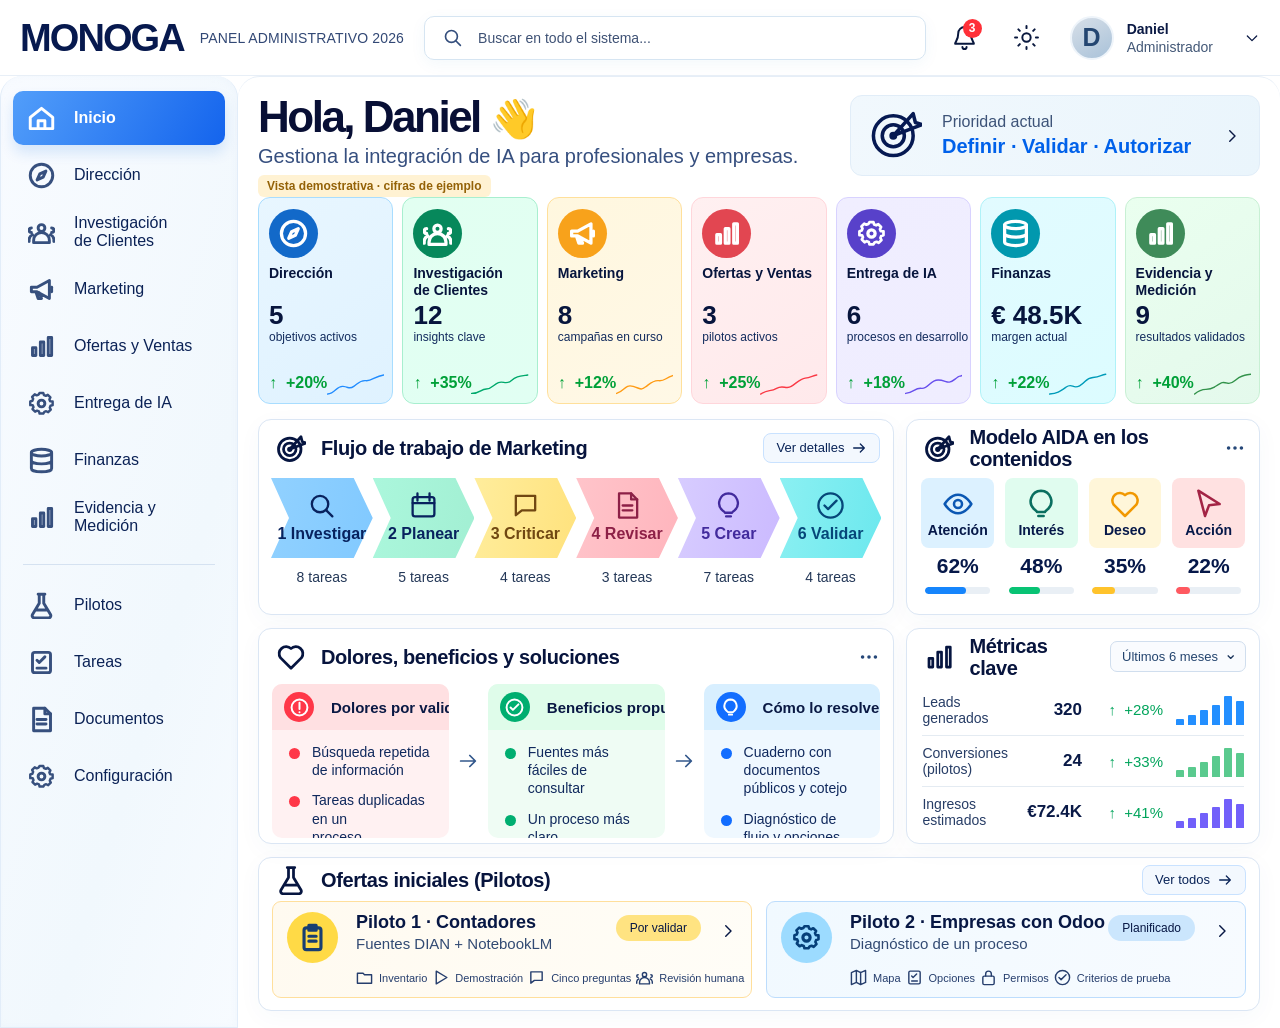
<file: panel/index.html>
<!doctype html>
<html lang="es">
<head>
  <meta charset="utf-8">
  <meta name="viewport" content="width=device-width, initial-scale=1">
  <meta name="color-scheme" content="light dark">
  <title>Panel administrativo 2026 · Monoga</title>
  <link rel="stylesheet" href="styles.css">
  <script src="app.js" defer></script>
</head>
<body>
  <svg class="svg-library" xmlns="http://www.w3.org/2000/svg" aria-hidden="true">
    <symbol id="i-search" viewBox="0 0 24 24"><circle cx="10.8" cy="10.8" r="6.8"/><path d="m16 16 5 5"/></symbol>
    <symbol id="i-bell" viewBox="0 0 24 24"><path d="M18 8a6 6 0 0 0-12 0c0 7-3 8-3 10h18c0-2-3-3-3-10Z"/><path d="M10 21a2 2 0 0 0 4 0"/></symbol>
    <symbol id="i-sun" viewBox="0 0 24 24"><circle cx="12" cy="12" r="4"/><path d="M12 1v2m0 18v2M1 12h2m18 0h2M4.2 4.2l1.4 1.4m12.8 12.8 1.4 1.4M19.8 4.2l-1.4 1.4M5.6 18.4l-1.4 1.4"/></symbol>
    <symbol id="i-moon" viewBox="0 0 24 24"><path d="M20.8 15.5A9 9 0 0 1 8.5 3.2 9 9 0 1 0 20.8 15.5Z"/></symbol>
    <symbol id="i-home" viewBox="0 0 24 24"><path d="m2 11 10-8 10 8v10H2V11Z"/><path d="M9 21v-7h6v7"/></symbol>
    <symbol id="i-compass" viewBox="0 0 24 24"><circle cx="12" cy="12" r="10"/><path d="m15.9 8.1-2.4 5.4-5.4 2.4 2.4-5.4 5.4-2.4Z"/></symbol>
    <symbol id="i-users" viewBox="0 0 24 24"><circle cx="12" cy="8" r="3"/><path d="M5 21v-2a7 7 0 0 1 14 0v2H5ZM3 8a2 2 0 1 0 0 4m18-4a2 2 0 1 1 0 4M1 20v-2a5 5 0 0 1 3-4m19 6v-2a5 5 0 0 0-3-4"/></symbol>
    <symbol id="i-megaphone" viewBox="0 0 24 24"><path d="M3 10h5l11-6v16L8 14H3v-4ZM7 14l2 6h3l-2-5"/><path d="M21 10v4"/></symbol>
    <symbol id="i-bars" viewBox="0 0 24 24"><path d="M4 20v-7h3v7H4Zm7 0V8h3v12h-3Zm7 0V4h3v16h-3Z"/></symbol>
    <symbol id="i-gear" viewBox="0 0 24 24"><path d="M10 2h4l.7 2.3 2 .8 2.1-1.1 2.8 2.8-1.1 2.1.8 2L24 11v4l-2.3.7-.8 2 1.1 2.1-2.8 2.8-2.1-1.1-2 .8L14 24h-4l-.7-2.3-2-.8-2.1 1.1-2.8-2.8 1.1-2.1-.8-2L0 15v-4l2.3-.7.8-2L2 6.2 4.8 3.4l2.1 1.1 2-.8L10 2Z" transform="translate(2 1) scale(.83)"/><circle cx="12" cy="12" r="3"/></symbol>
    <symbol id="i-database" viewBox="0 0 24 24"><ellipse cx="12" cy="5" rx="9" ry="3"/><path d="M3 5v7c0 1.7 4 3 9 3s9-1.3 9-3V5M3 12v7c0 1.7 4 3 9 3s9-1.3 9-3v-7"/></symbol>
    <symbol id="i-flask" viewBox="0 0 24 24"><path d="M9 2h6m-5 0v8L4 20a2 2 0 0 0 1.7 3h12.6a2 2 0 0 0 1.7-3l-6-10V2M7 16h10"/></symbol>
    <symbol id="i-checklist" viewBox="0 0 24 24"><rect x="4" y="3" width="16" height="18" rx="2"/><path d="m8 10 2 2 5-5m-7 10h8"/></symbol>
    <symbol id="i-file" viewBox="0 0 24 24"><path d="M5 2h10l5 5v15H5V2Z"/><path d="M15 2v5h5M8 12h8m-8 4h8"/></symbol>
    <symbol id="i-target" viewBox="0 0 24 24"><circle cx="11" cy="13" r="9"/><circle cx="11" cy="13" r="5"/><circle cx="11" cy="13" r="1"/><path d="m11 13 9-10 1 4 3 1-13 5Z"/></symbol>
    <symbol id="i-chevron" viewBox="0 0 24 24"><path d="m9 5 7 7-7 7"/></symbol>
    <symbol id="i-arrow" viewBox="0 0 24 24"><path d="M4 12h16m-6-6 6 6-6 6"/></symbol>
    <symbol id="i-eye" viewBox="0 0 24 24"><path d="M2 12s4-7 10-7 10 7 10 7-4 7-10 7S2 12 2 12Z"/><circle cx="12" cy="12" r="3"/></symbol>
    <symbol id="i-bulb" viewBox="0 0 24 24"><path d="M9 18h6m-5 3h4m-2-19a8 8 0 0 0-5 14c1 .8 2 1.5 2 2h6c0-.5 1-1.2 2-2a8 8 0 0 0-5-14Z"/></symbol>
    <symbol id="i-heart" viewBox="0 0 24 24"><path d="M12 21 3.5 12.5A5.6 5.6 0 0 1 12 5.3a5.6 5.6 0 0 1 8.5 7.2L12 21Z"/></symbol>
    <symbol id="i-cursor" viewBox="0 0 24 24"><path d="M4 2 20 12l-8 1-3 8L4 2Z"/></symbol>
    <symbol id="i-calendar" viewBox="0 0 24 24"><rect x="3" y="5" width="18" height="16" rx="2"/><path d="M7 2v6m10-6v6M3 10h18"/></symbol>
    <symbol id="i-chat" viewBox="0 0 24 24"><path d="M4 4h16v12H9l-5 4V4Z"/></symbol>
    <symbol id="i-clipboard" viewBox="0 0 24 24"><rect x="5" y="4" width="14" height="18" rx="2"/><path d="M9 2h6v4H9V2Zm0 9h6m-6 4h6"/></symbol>
    <symbol id="i-check" viewBox="0 0 24 24"><circle cx="12" cy="12" r="10"/><path d="m7 12 3 3 7-7"/></symbol>
    <symbol id="i-exclamation" viewBox="0 0 24 24"><circle cx="12" cy="12" r="10"/><path d="M12 6v8m0 4h.01"/></symbol>
    <symbol id="i-folder" viewBox="0 0 24 24"><path d="M2 6h8l2 2h10v12H2V6Z"/></symbol>
    <symbol id="i-play" viewBox="0 0 24 24"><path d="m6 3 15 9-15 9V3Z"/></symbol>
    <symbol id="i-map" viewBox="0 0 24 24"><path d="m2 5 7-3 6 3 7-3v17l-7 3-6-3-7 3V5Zm7-3v17m6-14v17"/></symbol>
    <symbol id="i-lock" viewBox="0 0 24 24"><rect x="4" y="10" width="16" height="12" rx="2"/><path d="M8 10V7a4 4 0 0 1 8 0v3"/></symbol>
    <symbol id="i-more" viewBox="0 0 24 24"><circle cx="5" cy="12" r="1"/><circle cx="12" cy="12" r="1"/><circle cx="19" cy="12" r="1"/></symbol>
  </svg>

  <header class="topbar">
    <div class="brand"><span class="brand-name">MONOGA</span><span class="brand-context">PANEL ADMINISTRATIVO 2026</span></div>
    <label class="global-search"><svg class="icon"><use href="#i-search"></use></svg><input id="search" type="search" placeholder="Buscar en todo el sistema..." autocomplete="off" aria-label="Buscar contenido del panel"><kbd>/</kbd></label>
    <div class="top-actions">
      <div class="popover-anchor"><button class="icon-button notification-button" id="notifications-button" type="button" aria-label="Notificaciones de ejemplo" aria-expanded="false" aria-controls="notifications"><svg class="icon"><use href="#i-bell"></use></svg><span class="notification-count">3</span></button><div class="popover" id="notifications" hidden><strong>Recordatorios del panel</strong><p>Estos avisos son ejemplos locales, sin conexión a cuentas.</p><ul><li>Validar el problema antes del piloto.</li><li>Revisar las fuentes de los guiones.</li><li>Confirmar el alcance con Daniel.</li></ul></div></div>
      <button class="icon-button" id="theme-toggle" type="button" aria-label="Activar tema oscuro" title="Cambiar tema"><svg class="icon"><use href="#i-sun"></use></svg></button>
      <button class="profile-button" type="button" data-dialog="profile"><span class="avatar">D</span><span class="profile-copy"><strong>Daniel</strong><small>Administrador</small></span><svg class="icon chevron"><use href="#i-chevron"></use></svg></button>
    </div>
  </header>

  <div class="app-shell">
    <nav class="sidebar" aria-label="Secciones del panel">
      <div class="sidebar-group">
        <a class="nav-item active" href="#inicio"><svg class="icon"><use href="#i-home"></use></svg><span>Inicio</span></a>
        <a class="nav-item" href="#direccion"><svg class="icon"><use href="#i-compass"></use></svg><span>Dirección</span></a>
        <a class="nav-item" href="#investigacion"><svg class="icon"><use href="#i-users"></use></svg><span>Investigación<br> de Clientes</span></a>
        <a class="nav-item" href="#marketing"><svg class="icon"><use href="#i-megaphone"></use></svg><span>Marketing</span></a>
        <a class="nav-item" href="#ofertas"><svg class="icon"><use href="#i-bars"></use></svg><span>Ofertas y Ventas</span></a>
        <a class="nav-item" href="#entrega"><svg class="icon"><use href="#i-gear"></use></svg><span>Entrega de IA</span></a>
        <a class="nav-item" href="#finanzas"><svg class="icon"><use href="#i-database"></use></svg><span>Finanzas</span></a>
        <a class="nav-item" href="#evidencia"><svg class="icon"><use href="#i-bars"></use></svg><span>Evidencia y Medición</span></a>
      </div>
      <div class="sidebar-group utility-nav">
        <a class="nav-item" href="#pilotos"><svg class="icon"><use href="#i-flask"></use></svg><span>Pilotos</span></a>
        <button class="nav-item" type="button" data-dialog="tasks"><svg class="icon"><use href="#i-checklist"></use></svg><span>Tareas</span></button>
        <button class="nav-item" type="button" data-dialog="documents"><svg class="icon"><use href="#i-file"></use></svg><span>Documentos</span></button>
        <button class="nav-item" type="button" data-dialog="settings"><svg class="icon"><use href="#i-gear"></use></svg><span>Configuración</span></button>
      </div>
    </nav>

    <main id="inicio" class="main-content">
      <section class="welcome-row" aria-labelledby="welcome-title"><div><h1 id="welcome-title">Hola, Daniel <span aria-hidden="true">👋</span></h1><p>Gestiona la integración de IA para profesionales y empresas.</p><span class="demo-label">Vista demostrativa · cifras de ejemplo</span></div><button class="priority-card" type="button" data-dialog="priority"><span class="priority-icon"><svg class="icon"><use href="#i-target"></use></svg></span><span><small>Prioridad actual</small><strong>Definir · Validar · Autorizar</strong></span><svg class="icon priority-arrow"><use href="#i-chevron"></use></svg></button></section>

      <section class="stats-grid" aria-label="Indicadores de ejemplo">
        <button class="stat-card sky" id="direccion" type="button" data-dialog="direction" data-search="dirección objetivos activos"><span class="stat-icon"><svg class="icon"><use href="#i-compass"></use></svg></span><strong class="stat-label">Dirección</strong><span class="stat-value">5</span><span class="stat-description">objetivos activos</span><span class="stat-change">↑ &nbsp;+20%</span><svg class="sparkline" viewBox="0 0 90 34" aria-hidden="true"><path d="M1 32c12-1 14-13 24-12s10 5 17 0 10-10 19-9S75 4 89 2"/></svg></button>
        <button class="stat-card mint" id="investigacion" type="button" data-dialog="research" data-search="investigación clientes insights clave"><span class="stat-icon"><svg class="icon"><use href="#i-users"></use></svg></span><strong class="stat-label">Investigación<br> de Clientes</strong><span class="stat-value">12</span><span class="stat-description">insights clave</span><span class="stat-change">↑ &nbsp;+35%</span><svg class="sparkline" viewBox="0 0 90 34" aria-hidden="true"><path d="M1 31c14 0 14-7 23-7s11-7 19-10 12 4 20-3S76 4 89 2"/></svg></button>
        <button class="stat-card cream" id="marketing" type="button" data-dialog="marketing" data-search="marketing campañas en curso flujo aida"><span class="stat-icon"><svg class="icon"><use href="#i-megaphone"></use></svg></span><strong class="stat-label">Marketing</strong><span class="stat-value">8</span><span class="stat-description">campañas en curso</span><span class="stat-change">↑ &nbsp;+12%</span><svg class="sparkline" viewBox="0 0 90 34" aria-hidden="true"><path d="M1 31c13-4 13-15 26-11s12 6 19 1 12-11 21-10S77 7 89 3"/></svg></button>
        <button class="stat-card blush" id="ofertas" type="button" data-dialog="sales" data-search="ofertas ventas pilotos activos"><span class="stat-icon"><svg class="icon"><use href="#i-bars"></use></svg></span><strong class="stat-label">Ofertas y Ventas</strong><span class="stat-value">3</span><span class="stat-description">pilotos activos</span><span class="stat-change">↑ &nbsp;+25%</span><svg class="sparkline" viewBox="0 0 90 34" aria-hidden="true"><path d="M1 32c12-8 15-3 25-9s15 2 23-3 14-12 22-13 12-4 18-5"/></svg></button>
        <button class="stat-card lavender" id="entrega" type="button" data-dialog="delivery" data-search="entrega ia procesos en desarrollo"><span class="stat-icon"><svg class="icon"><use href="#i-gear"></use></svg></span><strong class="stat-label">Entrega de IA</strong><span class="stat-value">6</span><span class="stat-description">procesos en desarrollo</span><span class="stat-change">↑ &nbsp;+18%</span><svg class="sparkline" viewBox="0 0 90 34" aria-hidden="true"><path d="M1 31c14-2 14-9 25-8s13-13 26-13 15 8 26-1S84 6 89 3"/></svg></button>
        <button class="stat-card aqua" id="finanzas" type="button" data-dialog="finance" data-search="finanzas margen actual euro"><span class="stat-icon"><svg class="icon"><use href="#i-database"></use></svg></span><strong class="stat-label">Finanzas</strong><span class="stat-value">€ 48.5K</span><span class="stat-description">margen actual</span><span class="stat-change">↑ &nbsp;+22%</span><svg class="sparkline" viewBox="0 0 90 34" aria-hidden="true"><path d="M1 32c12-1 16-4 26-11s10 4 21-2 9-12 21-13 12-4 20-5"/></svg></button>
        <button class="stat-card jade" id="evidencia" type="button" data-dialog="evidence" data-search="evidencia medición resultados validados"><span class="stat-icon"><svg class="icon"><use href="#i-bars"></use></svg></span><strong class="stat-label">Evidencia y Medición</strong><span class="stat-value">9</span><span class="stat-description">resultados validados</span><span class="stat-change">↑ &nbsp;+40%</span><svg class="sparkline" viewBox="0 0 90 34" aria-hidden="true"><path d="M1 32c15-13 18-3 31-11s12-8 21-6 12-8 22-11 10-3 14-3"/></svg></button>
      </section>

      <div class="dashboard-grid first-row">
        <section class="panel workflow-panel" id="flujo" aria-labelledby="workflow-heading"><div class="panel-head"><div class="panel-heading"><svg class="icon"><use href="#i-target"></use></svg><h2 id="workflow-heading">Flujo de trabajo de Marketing</h2></div><button class="small-link" type="button" data-dialog="workflow">Ver detalles <svg class="icon"><use href="#i-arrow"></use></svg></button></div><div class="workflow-steps">
          <button class="step step-blue" type="button" data-stage="investigar"><svg class="icon"><use href="#i-search"></use></svg><strong>1 Investigar</strong><small>8 tareas</small></button>
          <button class="step step-green" type="button" data-stage="planear"><svg class="icon"><use href="#i-calendar"></use></svg><strong>2 Planear</strong><small>5 tareas</small></button>
          <button class="step step-yellow" type="button" data-stage="criticar"><svg class="icon"><use href="#i-chat"></use></svg><strong>3 Criticar</strong><small>4 tareas</small></button>
          <button class="step step-pink" type="button" data-stage="revisar"><svg class="icon"><use href="#i-file"></use></svg><strong>4 Revisar</strong><small>3 tareas</small></button>
          <button class="step step-purple" type="button" data-stage="crear"><svg class="icon"><use href="#i-bulb"></use></svg><strong>5 Crear</strong><small>7 tareas</small></button>
          <button class="step step-cyan" type="button" data-stage="validar"><svg class="icon"><use href="#i-check"></use></svg><strong>6 Validar</strong><small>4 tareas</small></button>
        </div></section>
        <section class="panel aida-panel" id="modelo-aida" aria-labelledby="aida-heading"><div class="panel-head"><div class="panel-heading"><svg class="icon"><use href="#i-target"></use></svg><h2 id="aida-heading">Modelo AIDA en los contenidos</h2></div><button class="more-button" type="button" data-dialog="aida" aria-label="Detalles de AIDA"><svg class="icon"><use href="#i-more"></use></svg></button></div><div class="aida-grid">
          <button class="aida-item aida-blue" type="button" data-dialog="aida"><span class="aida-tile"><svg class="icon"><use href="#i-eye"></use></svg><b>Atención</b></span><strong>62%</strong><span class="progress"><i style="width:62%"></i></span></button>
          <button class="aida-item aida-green" type="button" data-dialog="aida"><span class="aida-tile"><svg class="icon"><use href="#i-bulb"></use></svg><b>Interés</b></span><strong>48%</strong><span class="progress"><i style="width:48%"></i></span></button>
          <button class="aida-item aida-yellow" type="button" data-dialog="aida"><span class="aida-tile"><svg class="icon"><use href="#i-heart"></use></svg><b>Deseo</b></span><strong>35%</strong><span class="progress"><i style="width:35%"></i></span></button>
          <button class="aida-item aida-red" type="button" data-dialog="aida"><span class="aida-tile"><svg class="icon"><use href="#i-cursor"></use></svg><b>Acción</b></span><strong>22%</strong><span class="progress"><i style="width:22%"></i></span></button>
        </div></section>
      </div>

      <div class="dashboard-grid second-row">
        <section class="panel problem-panel" id="matriz" aria-labelledby="matrix-heading"><div class="panel-head"><div class="panel-heading"><svg class="icon"><use href="#i-heart"></use></svg><h2 id="matrix-heading">Dolores, beneficios y soluciones</h2></div><button class="more-button" type="button" data-dialog="matrix" aria-label="Detalles de la matriz"><svg class="icon"><use href="#i-more"></use></svg></button></div><div class="matrix-grid">
          <div class="matrix-column pain" data-search="dolores por validar búsqueda repetida información tareas duplicadas proceso"><h3><span class="matrix-symbol"><svg class="icon"><use href="#i-exclamation"></use></svg></span>Dolores por validar</h3><ul><li>Búsqueda repetida<br> de información</li><li>Tareas duplicadas en un<br> proceso</li></ul></div><svg class="icon matrix-arrow"><use href="#i-arrow"></use></svg>
          <div class="matrix-column benefit" data-search="beneficios propuestos fuentes fáciles consultar proceso claro"><h3><span class="matrix-symbol"><svg class="icon"><use href="#i-check"></use></svg></span>Beneficios propuestos</h3><ul><li>Fuentes más fáciles de<br> consultar</li><li>Un proceso más claro</li></ul></div><svg class="icon matrix-arrow"><use href="#i-arrow"></use></svg>
          <div class="matrix-column solution" data-search="cómo resolvemos cuaderno documentos públicos cotejo diagnóstico flujo opciones automatización"><h3><span class="matrix-symbol"><svg class="icon"><use href="#i-bulb"></use></svg></span>Cómo lo resolvemos</h3><ul><li>Cuaderno con documentos<br> públicos y cotejo</li><li>Diagnóstico de flujo y opciones<br> de automatización</li></ul></div>
        </div></section>
        <section class="panel metrics-panel" id="metricas" aria-labelledby="metrics-heading"><div class="panel-head"><div class="panel-heading"><svg class="icon"><use href="#i-bars"></use></svg><h2 id="metrics-heading">Métricas clave</h2></div><label class="period-label"><span class="sr-only">Periodo de ejemplo</span><select id="metric-period"><option value="6">Últimos 6 meses</option><option value="3">Últimos 3 meses</option><option value="1">Último mes</option></select></label></div><div class="metric-rows">
          <div class="metric-row" data-search="leads generados"><span>Leads generados</span><strong data-metric="leads">320</strong><em>↑ &nbsp;+28%</em><span class="tiny-bars blue-bars" aria-hidden="true"><i></i><i></i><i></i><i></i><i></i><i></i></span></div>
          <div class="metric-row" data-search="conversiones pilotos"><span>Conversiones (pilotos)</span><strong data-metric="pilots">24</strong><em>↑ &nbsp;+33%</em><span class="tiny-bars green-bars" aria-hidden="true"><i></i><i></i><i></i><i></i><i></i><i></i></span></div>
          <div class="metric-row" data-search="ingresos estimados ejemplo"><span>Ingresos estimados</span><strong data-metric="income">€72.4K</strong><em>↑ &nbsp;+41%</em><span class="tiny-bars violet-bars" aria-hidden="true"><i></i><i></i><i></i><i></i><i></i><i></i></span></div>
        </div></section>
      </div>

      <section class="panel offers-panel" id="pilotos" aria-labelledby="offers-heading"><div class="panel-head"><div class="panel-heading"><svg class="icon"><use href="#i-flask"></use></svg><h2 id="offers-heading">Ofertas iniciales (Pilotos)</h2></div><button class="small-link" type="button" data-dialog="offers">Ver todos <svg class="icon"><use href="#i-arrow"></use></svg></button></div><div class="offer-grid">
        <button class="offer-card accountant" type="button" data-dialog="accountant" data-search="piloto contadores fuentes DIAN NotebookLM inventario demostración cinco preguntas revisión humana"><span class="offer-icon"><svg class="icon"><use href="#i-clipboard"></use></svg></span><span class="offer-content"><strong>Piloto 1 · Contadores</strong><small>Fuentes DIAN + NotebookLM</small><span class="offer-features"><span><svg class="icon"><use href="#i-folder"></use></svg>Inventario</span><span><svg class="icon"><use href="#i-play"></use></svg>Demostración</span><span><svg class="icon"><use href="#i-chat"></use></svg>Cinco preguntas</span><span><svg class="icon"><use href="#i-users"></use></svg>Revisión humana</span></span></span><span class="offer-status">Por validar</span><svg class="icon offer-chevron"><use href="#i-chevron"></use></svg></button>
        <button class="offer-card odoo" type="button" data-dialog="odoo" data-search="piloto empresas Odoo diagnóstico proceso mapa opciones permisos criterios prueba"><span class="offer-icon"><svg class="icon"><use href="#i-gear"></use></svg></span><span class="offer-content"><strong>Piloto 2 · Empresas con Odoo</strong><small>Diagnóstico de un proceso</small><span class="offer-features"><span><svg class="icon"><use href="#i-map"></use></svg>Mapa</span><span><svg class="icon"><use href="#i-checklist"></use></svg>Opciones</span><span><svg class="icon"><use href="#i-lock"></use></svg>Permisos</span><span><svg class="icon"><use href="#i-check"></use></svg>Criterios de prueba</span></span></span><span class="offer-status">Planificado</span><svg class="icon offer-chevron"><use href="#i-chevron"></use></svg></button>
      </div></section>
      <p class="search-empty" id="search-empty" hidden>No hay coincidencias en el panel. Prueba con “Odoo”, “fuentes” o “marketing”.</p>
    </main>
  </div>

  <dialog id="detail-dialog" aria-labelledby="dialog-title"><div class="dialog-head"><div><small id="dialog-eyebrow"></small><h2 id="dialog-title"></h2></div><button id="dialog-close" class="icon-button" type="button" aria-label="Cerrar detalles">×</button></div><div id="dialog-body" class="dialog-body"></div></dialog>
  <div class="toast" id="toast" role="status" aria-live="polite"></div>
</body>
</html>
</file>
<file: panel/styles.css>
:root{--ink:#0a1944;--text:#243b68;--muted:#526889;--line:#dbe6f4;--surface:#fff;--canvas:#fff;--sidebar:#f5faff;--soft:#f5f9fe;--blue:#0c65f6;--shadow:0 6px 24px rgba(27,78,137,.035);font-family:Arial,Helvetica,sans-serif;color:var(--ink);background:var(--canvas)}
*{box-sizing:border-box}html{scroll-behavior:smooth}body{margin:0;min-width:320px}button,input,select{font:inherit}button{cursor:pointer}button:disabled{cursor:not-allowed}a{color:inherit}svg.icon{width:24px;height:24px;fill:none;stroke:currentColor;stroke-width:1.9;stroke-linecap:round;stroke-linejoin:round;flex:none}.svg-library{position:absolute;width:0;height:0;overflow:hidden}.sr-only{position:absolute;width:1px;height:1px;padding:0;margin:-1px;overflow:hidden;clip:rect(0,0,0,0);white-space:nowrap;border:0}[hidden]{display:none!important}:focus-visible{outline:3px solid #1479fa;outline-offset:3px}
.topbar{height:76px;display:flex;align-items:center;gap:3.3vw;padding:0 30px;background:#fff;border-bottom:1px solid #e8eff7;position:relative;z-index:20}.brand{display:flex;align-items:center;gap:16px;white-space:nowrap;flex:none}.brand-name{font-size:38px;line-height:1;font-weight:900;letter-spacing:-1.9px;color:#07194e}.brand-context{font-size:16px;color:#324875;letter-spacing:.15px}.global-search{height:44px;max-width:542px;width:100%;display:flex;align-items:center;gap:13px;padding:0 17px;border:1px solid #d6e5f2;border-radius:10px;box-shadow:0 4px 16px #1a6db20d;color:#344e7c;margin:auto}.global-search .icon{width:21px;height:21px}.global-search input{width:100%;border:0;outline:0;background:transparent;color:var(--ink);font-size:14px}.global-search input::placeholder{color:#3f5275}.global-search kbd{font-family:inherit;font-size:11px;color:#8294af;border:1px solid #e1e9f2;border-radius:4px;padding:1px 5px;opacity:0}.global-search:focus-within kbd{opacity:1}.top-actions{display:flex;align-items:center;gap:26px;margin-left:auto}.icon-button{border:0;background:transparent;color:#09183e;width:36px;height:38px;display:inline-grid;place-items:center;border-radius:9px}.icon-button:hover,.more-button:hover{background:#eff5fc}.top-actions .icon-button .icon{width:25px;height:25px}.notification-button{position:relative}.notification-count{position:absolute;right:0;top:0;width:19px;height:19px;border-radius:50%;display:grid;place-items:center;background:#ff3038;color:white;font-size:12px;font-weight:bold}.popover-anchor{position:relative}.popover{position:absolute;right:-12px;top:49px;width:290px;padding:18px;background:var(--surface);border:1px solid var(--line);border-radius:12px;box-shadow:0 15px 40px #0a19442b;z-index:50;font-size:13px;line-height:1.45}.popover strong{font-size:15px}.popover p{color:var(--muted)}.popover ul{padding-left:20px;margin-bottom:0}.popover li{margin:8px 0}.profile-button{border:0;background:transparent;color:var(--ink);display:flex;align-items:center;gap:13px;padding:3px 0;text-align:left}.avatar{width:44px;height:44px;border-radius:50%;background:linear-gradient(150deg,#d7dfe8,#a9c2d9);display:grid;place-items:center;font-weight:800;font-size:25px;color:#244671;border:2px solid #eef4fa}.profile-copy{display:grid;gap:2px}.profile-copy strong{font-size:14px}.profile-copy small{font-size:14px;color:#435877}.profile-button .chevron{width:16px;transform:rotate(90deg);margin-left:18px}
.app-shell{display:grid;grid-template-columns:238px minmax(0,1fr);min-height:calc(100vh - 76px)}.sidebar{background:linear-gradient(107deg,#f8fbff 0%,#f1f8fd 65%,#f7fbff 100%);border:1px solid #e2edf9;border-top:0;border-radius:22px 22px 0 0;padding:15px 12px;box-shadow:inset -2px 0 6px #d9e8f52b}.sidebar-group{display:grid;gap:3px}.nav-item{width:100%;min-height:54px;display:flex;align-items:center;gap:19px;border:0;background:transparent;text-decoration:none;text-align:left;padding:8px 15px;border-radius:10px;font-size:16px;line-height:1.12;color:#0b2256}.nav-item .icon{width:27px;height:27px;color:#37507e;stroke-width:2.6}.nav-item:hover,.nav-item:focus-visible{background:#e8f2ff}.nav-item.active{background:linear-gradient(120deg,#529efa,#1464ed);color:white;box-shadow:0 8px 14px #0063dc23;font-weight:700}.nav-item.active .icon{color:white}.utility-nav{border-top:1px solid #d5e2f1;margin:20px 10px 0;padding-top:13px}.utility-nav .nav-item{margin-left:-10px;width:calc(100% + 20px)}
.main-content{min-width:0;padding:18px 20px 17px;background:#fff;border-top:1px solid #e6eef7;border-radius:22px 22px 0 0}.welcome-row{display:flex;align-items:flex-start;justify-content:space-between;gap:20px;min-height:100px}.welcome-row h1{font-size:44px;line-height:1;margin:0 0 6px;letter-spacing:-2.5px;color:#080f35}.welcome-row h1 span{font-size:38px;letter-spacing:0}.welcome-row p{font-size:20px;color:#364f7f;margin:0}.demo-label{display:inline-block;margin-top:7px;font-size:12px;font-weight:700;color:#946207;background:#fff2d3;padding:4px 9px;border-radius:6px}.priority-card{margin:0;min-width:410px;height:81px;padding:12px 18px;display:flex;align-items:center;gap:20px;border:1px solid #e1edf8;border-radius:12px;background:linear-gradient(110deg,#f1f8fd,#eaf5fc);text-align:left;color:var(--ink)}.priority-card:hover{border-color:#95c1fa;box-shadow:0 5px 14px #377bd11a}.priority-icon .icon{width:53px;height:53px;stroke:#061952;stroke-width:1.6}.priority-card small{display:block;font-size:16px;color:#3d5378;margin-bottom:4px}.priority-card strong{display:block;color:#0061ea;font-size:20px;white-space:nowrap}.priority-arrow{margin-left:auto;width:18px!important}
.stats-grid{display:grid;grid-template-columns:repeat(7,minmax(0,1fr));gap:13px;margin-bottom:15px}.stat-card{position:relative;overflow:hidden;display:flex;flex-direction:column;align-items:flex-start;text-align:left;height:207px;min-width:0;padding:11px 15px 14px;border:1px solid transparent;border-radius:12px;color:#07153d;transition:transform .18s,box-shadow .18s}.stat-card:hover{transform:translateY(-2px);box-shadow:0 8px 20px #174f8b1a}.stat-card.sky{background:linear-gradient(145deg,#e8f6ff,#dff2ff);border-color:#a8ddff;--accent:#1269c9;--spark:#218cff}.stat-card.mint{background:linear-gradient(145deg,#e2fff1,#e1fff3);border-color:#a8efcf;--accent:#07885b;--spark:#00a96c}.stat-card.cream{background:linear-gradient(145deg,#fff7df,#fff8e6);border-color:#ffe09b;--accent:#f8a21b;--spark:#ff9b13}.stat-card.blush{background:linear-gradient(145deg,#fff0f1,#ffe9eb);border-color:#ffd6db;--accent:#e24651;--spark:#fa3945}.stat-card.lavender{background:linear-gradient(145deg,#f0eeff,#efedff);border-color:#d8d2ff;--accent:#5841ca;--spark:#6850ed}.stat-card.aqua{background:linear-gradient(145deg,#e2fbff,#dcfcff);border-color:#aff2f8;--accent:#0198ae;--spark:#009bb9}.stat-card.jade{background:linear-gradient(145deg,#eaffef,#e4f9ec);border-color:#c8f0d4;--accent:#3f8b59;--spark:#32924a}.stat-icon{width:49px;height:49px;border-radius:50%;background:var(--accent);color:#fff;display:grid;place-items:center;margin-bottom:7px}.stat-icon .icon{width:29px;height:29px;stroke-width:2.7}.stat-label{font-size:16px;line-height:1.18;min-height:36px;display:flex;align-items:flex-start}.stat-value{font-size:30px;line-height:1.03;font-weight:800;white-space:nowrap;margin:1px 0}.stat-description{font-size:14px;color:#132c5e;white-space:nowrap}.stat-change{font-size:16px;font-weight:800;color:#00a038;margin-top:auto}.sparkline{position:absolute;right:8px;bottom:1px;width:43%;height:35px;fill:none;stroke:var(--spark);stroke-width:2.2;stroke-linecap:round}
.dashboard-grid{display:grid;grid-template-columns:minmax(0,1.95fr) minmax(350px,1fr);gap:12px;margin-bottom:13px}.panel{border:1px solid #dbe6f4;border-radius:13px;background:var(--surface);box-shadow:var(--shadow);min-width:0}.first-row .panel{height:196px}.second-row .panel{height:216px}.panel-head{height:55px;padding:0 13px 0 17px;display:flex;align-items:center;justify-content:space-between;gap:10px}.panel-heading{display:flex;align-items:center;gap:15px;min-width:0}.panel-heading>.icon{width:30px;height:30px;stroke:#061540;stroke-width:2.2}.panel h2{font-size:20px;line-height:1.1;letter-spacing:-.4px;margin:0;color:#07143d}.small-link{display:flex;align-items:center;gap:7px;white-space:nowrap;border:1px solid #c9e2ff;background:#f3f8fe;color:#092357;border-radius:8px;padding:6px 12px;font-size:13px}.small-link:hover{background:#e2f0ff}.small-link .icon{width:16px;height:16px}.more-button{border:0;background:transparent;color:#254778;width:28px;height:32px;display:grid;place-items:center;border-radius:6px}.more-button .icon{width:22px}
.workflow-steps{display:grid;grid-template-columns:repeat(6,minmax(0,1fr));height:123px;margin:3px 12px 0;gap:0}.step{position:relative;display:flex;flex-direction:column;align-items:center;justify-content:flex-start;border:0;background:transparent;min-width:0;padding:13px 0 0;color:#08225e}.step::before{content:"";position:absolute;left:0;right:0;top:0;height:80px;background:var(--step-bg);clip-path:polygon(0 0,calc(100% - 19px) 0,100% 50%,calc(100% - 19px) 100%,0 100%,18px 50%)}.step:first-child::before{clip-path:polygon(0 0,calc(100% - 19px) 0,100% 50%,calc(100% - 19px) 100%,0 100%,18px 50%)}.step .icon,.step strong,.step small{position:relative;z-index:1}.step .icon{width:29px;height:29px;margin-bottom:5px}.step strong{font-size:16px;white-space:nowrap}.step small{font-size:14px;margin-top:26px;color:#243858}.step:hover::before{filter:saturate(1.3) brightness(.98)}.step-blue{--step-bg:linear-gradient(100deg,#91d1ff,#81c9ff)}.step-green{--step-bg:linear-gradient(100deg,#abf7dc,#a2efd3)}.step-yellow{--step-bg:linear-gradient(100deg,#ffed9c,#ffe27d);color:#704712}.step-pink{--step-bg:linear-gradient(100deg,#ffc4ca,#ffb5bd);color:#8d2047}.step-purple{--step-bg:linear-gradient(100deg,#d7ccff,#cbbaff);color:#422a9d}.step-cyan{--step-bg:linear-gradient(100deg,#8bf0f2,#6ce8ee);color:#064779}
.aida-panel .panel-head{padding-left:17px}.aida-grid{display:grid;grid-template-columns:repeat(4,minmax(0,1fr));gap:11px;margin:3px 14px}.aida-item{border:0;background:transparent;display:flex;flex-direction:column;align-items:center;min-width:0;padding:0;color:#061849}.aida-tile{height:70px;width:100%;display:flex;flex-direction:column;align-items:center;justify-content:center;gap:2px;background:var(--tile-bg);border-radius:8px}.aida-tile .icon{width:32px;height:32px;color:var(--tile-ink)}.aida-tile b{font-size:14px}.aida-item>strong{font-size:21px;margin:6px 0 9px}.progress{width:90%;height:7px;border-radius:8px;background:#e9eff5;overflow:hidden}.progress i{display:block;height:100%;border-radius:8px;background:var(--progress)}.aida-blue{--tile-bg:#dcf1ff;--tile-ink:#0b57b3;--progress:#1685fc}.aida-green{--tile-bg:#e0fcef;--tile-ink:#0a6f60;--progress:#08c374}.aida-yellow{--tile-bg:#fff6d9;--tile-ink:#f19800;--progress:#ffc32b}.aida-red{--tile-bg:#ffe1e1;--tile-ink:#a32445;--progress:#ff5960}
.matrix-grid{display:grid;grid-template-columns:minmax(0,1fr) 23px minmax(0,1fr) 23px minmax(0,1fr);gap:8px;align-items:center;margin:0 13px}.matrix-column{height:154px;border-radius:10px;overflow:hidden;background:var(--matrix-bg)}.matrix-column h3{height:46px;margin:0;display:flex;align-items:center;gap:17px;padding:0 12px;font-size:15px;background:var(--matrix-head);white-space:nowrap}.matrix-symbol{width:30px;height:30px;display:grid;place-items:center;border-radius:50%;background:var(--matrix-accent);color:white;flex:none}.matrix-symbol .icon{width:19px;height:19px;stroke-width:2.5}.matrix-column ul{list-style:none;padding:10px 15px;margin:0}.matrix-column li{position:relative;padding-left:25px;font-size:14px;line-height:1.3;margin:3px 0 12px;color:#10295d}.matrix-column li::before{content:"";position:absolute;left:2px;top:5px;width:11px;height:11px;border-radius:50%;background:var(--matrix-accent)}.matrix-column.pain{--matrix-head:#ffe0e2;--matrix-bg:#fff1f2;--matrix-accent:#ff3748}.matrix-column.benefit{--matrix-head:#dffcea;--matrix-bg:#effcf4;--matrix-accent:#00ae70}.matrix-column.solution{--matrix-head:#d8efff;--matrix-bg:#eff8ff;--matrix-accent:#126dff}.matrix-arrow{width:22px!important;color:#33588c}
.period-label select{appearance:none;border:1px solid #d0deee;border-radius:7px;background:#f9fbfe;color:#23446e;padding:7px 26px 7px 11px;font-size:13px;max-width:150px}.period-label{position:relative}.period-label::after{content:"⌄";pointer-events:none;position:absolute;right:9px;top:3px;color:#173158}.metric-rows{margin:0 15px}.metric-row{height:51px;display:grid;grid-template-columns:minmax(0,1fr) 70px 73px 73px;align-items:center;gap:8px;border-top:1px solid #e4ebf2;font-size:14px;color:#273d66}.metric-row:first-child{border-top:0}.metric-row strong{font-size:17px;text-align:right;color:#091946}.metric-row em{font-style:normal;color:#00a45b;font-size:15px;text-align:right}.tiny-bars{height:31px;display:flex;align-items:end;gap:4px;justify-content:flex-end}.tiny-bars i{width:8px;background:var(--bar);height:20%;border-radius:1px 1px 0 0}.tiny-bars i:nth-child(2){height:32%}.tiny-bars i:nth-child(3){height:48%}.tiny-bars i:nth-child(4){height:66%}.tiny-bars i:nth-child(5){height:93%}.tiny-bars i:nth-child(6){height:77%}.blue-bars{--bar:#238fff}.green-bars{--bar:#5aca8e}.violet-bars{--bar:#7260fa}
.offers-panel{min-height:151px}.offers-panel .panel-head{height:43px}.offer-grid{display:grid;grid-template-columns:1fr 1fr;gap:14px;margin:0 13px 12px}.offer-card{height:97px;min-width:0;display:flex;align-items:flex-start;gap:18px;padding:10px 14px;border-radius:9px;text-align:left;color:#071744}.offer-card.accountant{border:1px solid #ffdf9c;background:linear-gradient(110deg,#fffaf0,#fffdf7)}.offer-card.odoo{border:1px solid #bdddfd;background:linear-gradient(110deg,#f1f9ff,#f7fbff)}.offer-card:hover{box-shadow:0 6px 18px #1763ad14}.offer-icon{width:51px;height:51px;display:grid;place-items:center;flex:none;border-radius:50%;background:#ffda46;color:#183e72}.odoo .offer-icon{background:#9cdbff;color:#063f79}.offer-icon .icon{width:29px;height:29px;stroke-width:2.6}.offer-content{display:flex;flex-direction:column;min-width:0;flex:1}.offer-content>strong{font-size:18px;white-space:nowrap}.offer-content>small{font-size:15px;margin-top:2px;color:#324a73;white-space:nowrap}.offer-features{display:flex;justify-content:space-between;gap:10px;margin-top:17px}.offer-features span{display:flex;align-items:center;gap:6px;white-space:nowrap;font-size:12px;color:#263e6d}.offer-features .icon{width:17px;height:17px;stroke-width:2}.offer-status{padding:6px 14px;border-radius:20px;background:#ffe381;font-size:12px;white-space:nowrap;margin:3px 0}.odoo .offer-status{background:#cbe6fd}.offer-chevron{width:18px!important;margin:7px 0}.search-empty{background:#fff4d6;border-radius:9px;padding:16px;margin:20px 0}
dialog{border:1px solid #d6e4f1;border-radius:15px;padding:0;width:min(600px,calc(100vw - 32px));max-height:min(80vh,760px);background:var(--surface);color:var(--ink);box-shadow:0 22px 80px #091c4670}dialog::backdrop{background:#071b3a85;backdrop-filter:blur(2px)}.dialog-head{display:flex;align-items:flex-start;justify-content:space-between;gap:20px;padding:23px 25px 16px;border-bottom:1px solid var(--line)}.dialog-head small{text-transform:uppercase;letter-spacing:.1em;color:var(--muted);font-weight:700;font-size:11px}.dialog-head h2{font-size:24px;margin:5px 0 0}.dialog-head .icon-button{font-size:29px;line-height:1}.dialog-body{padding:21px 25px 26px;font-size:15px;line-height:1.55;overflow:auto}.dialog-body p{margin:0 0 14px;color:var(--text)}.dialog-body h3{font-size:16px;margin:22px 0 8px}.dialog-body ul,.dialog-body ol{padding-left:21px}.dialog-body li{margin:8px 0}.dialog-body a{color:#075dd0;text-decoration:underline;text-underline-offset:3px}.dialog-body .task-list{list-style:none;padding:0}.task-list li{margin:0;border-bottom:1px solid var(--line)}.task-list label{display:flex;align-items:flex-start;gap:10px;padding:12px 2px;cursor:pointer}.task-list input{accent-color:#176ce9;margin-top:4px}.task-list input:checked+span{text-decoration:line-through;color:var(--muted)}.dialog-note{background:#fff3d9;color:#6c4d0c!important;border-left:3px solid #e3a72d;padding:12px;border-radius:4px}.toast{position:fixed;right:20px;bottom:20px;background:#092f70;color:white;padding:12px 17px;border-radius:9px;box-shadow:0 8px 22px #122a4966;z-index:80;opacity:0;pointer-events:none;transform:translateY(12px);transition:opacity .2s,transform .2s}.toast.show{opacity:1;transform:translateY(0)}
html[data-theme="dark"]{--ink:#eef5ff;--text:#c8d6ed;--muted:#9fb2ca;--line:#334963;--surface:#15243b;--canvas:#0c1729;--sidebar:#142239;--soft:#182a45;color:var(--ink);background:var(--canvas)}html[data-theme="dark"] .topbar,html[data-theme="dark"] .main-content{background:#0c1729;border-color:#263b58}html[data-theme="dark"] .sidebar{background:#142239;border-color:#2e4360}html[data-theme="dark"] .brand-name,html[data-theme="dark"] .brand-context,html[data-theme="dark"] .welcome-row h1,html[data-theme="dark"] .panel h2,html[data-theme="dark"] .panel-heading>.icon,html[data-theme="dark"] .icon-button,html[data-theme="dark"] .profile-button,html[data-theme="dark"] .nav-item,html[data-theme="dark"] .metric-row strong{color:var(--ink)}html[data-theme="dark"] .global-search,html[data-theme="dark"] .period-label select{background:#17253b;border-color:#374b65;color:var(--ink)}html[data-theme="dark"] .global-search input{color:var(--ink)}html[data-theme="dark"] .nav-item.active{color:white}html[data-theme="dark"] .welcome-row p,html[data-theme="dark"] .metric-row{color:#c7d6e9}html[data-theme="dark"] .priority-card{background:#1b2c45;border-color:#364c67}html[data-theme="dark"] .priority-card small{color:#b9cae0}html[data-theme="dark"] .priority-icon .icon{stroke:#cae2ff}html[data-theme="dark"] .stat-card,html[data-theme="dark"] .matrix-column,html[data-theme="dark"] .offer-card{filter:brightness(.84)}html[data-theme="dark"] .popover{background:#192b44}
@media(max-width:1380px){.topbar{gap:20px;padding:0 20px}.brand-context{font-size:14px}.stats-grid{gap:9px}.stat-card{padding:11px 10px}.stat-label{font-size:14px}.stat-description{font-size:12px}.stat-value{font-size:26px}.offer-features{gap:5px}.offer-features span{font-size:11px}.dashboard-grid{grid-template-columns:minmax(0,1.8fr) minmax(345px,1fr)}}
@media(max-width:1180px){.app-shell{grid-template-columns:75px minmax(0,1fr)}.sidebar{padding:13px 7px}.nav-item{justify-content:center;padding:8px}.nav-item span{display:none}.utility-nav{margin:15px 5px 0}.utility-nav .nav-item{margin-left:-5px;width:calc(100% + 10px)}.brand-context{display:none}.top-actions{gap:10px}.stats-grid{grid-template-columns:repeat(4,minmax(0,1fr))}.stat-card{height:180px}.stat-label{min-height:20px}.dashboard-grid{grid-template-columns:1fr}.first-row .panel,.second-row .panel{height:auto;min-height:190px;padding-bottom:12px}.matrix-column{height:156px}.offers-panel{margin-top:0}}
@media(max-width:700px){.topbar{height:auto;min-height:68px;flex-wrap:wrap;padding:11px 14px;gap:10px}.brand-name{font-size:29px}.global-search{order:3;max-width:none;flex-basis:100%;height:40px;margin:0}.top-actions{gap:4px}.profile-copy,.profile-button .chevron{display:none}.avatar{width:35px;height:35px;font-size:20px}.app-shell{display:block}.sidebar{display:flex;overflow-x:auto;gap:5px;border-radius:0;padding:7px 10px}.sidebar-group{display:flex;gap:4px}.utility-nav{border:0;margin:0;padding:0}.nav-item{width:43px;min-width:43px;height:43px;min-height:43px;padding:5px}.utility-nav .nav-item{width:43px;margin:0}.nav-item .icon{width:23px}.main-content{padding:15px 12px;border-radius:0}.welcome-row{display:block;margin-bottom:14px}.welcome-row h1{font-size:34px}.welcome-row p{font-size:16px;line-height:1.3}.priority-card{margin-top:12px;width:100%;min-width:0;height:73px}.priority-card strong{font-size:16px}.priority-card small{font-size:13px}.priority-icon .icon{width:42px;height:42px}.stats-grid{grid-template-columns:repeat(2,minmax(0,1fr));gap:9px}.stat-card{height:174px}.stat-icon{width:42px;height:42px}.stat-icon .icon{width:24px}.stat-value{font-size:26px}.stat-change{font-size:14px}.panel h2{font-size:17px}.panel-head{padding:0 10px}.panel-heading{gap:8px}.panel-heading>.icon{width:24px;height:24px}.small-link{font-size:11px;padding:5px 6px}.workflow-steps{overflow-x:auto;display:flex;gap:0;min-height:120px}.step{min-width:133px}.aida-grid{gap:6px;margin:2px 8px}.aida-tile{height:63px}.aida-tile b{font-size:12px}.aida-item>strong{font-size:17px}.matrix-grid{grid-template-columns:1fr;gap:8px}.matrix-arrow{display:none}.matrix-column{height:auto;min-height:130px}.second-row .problem-panel{padding-bottom:12px}.metric-row{grid-template-columns:minmax(0,1fr) 58px 60px 53px;gap:3px;font-size:12px}.metric-row strong,.metric-row em{font-size:13px}.tiny-bars{gap:2px}.tiny-bars i{width:6px}.offer-grid{grid-template-columns:1fr}.offer-card{height:auto;min-height:100px;gap:9px;padding:9px}.offer-icon{width:44px;height:44px}.offer-content>strong{font-size:15px}.offer-content>small{font-size:13px}.offer-features{display:grid;grid-template-columns:repeat(2,1fr);gap:5px;margin-top:10px}.offer-status{padding:4px 7px}.offer-chevron{display:none}}
@media(prefers-reduced-motion:reduce){html{scroll-behavior:auto}*,*::before,*::after{animation-duration:.01ms!important;transition-duration:.01ms!important}}
</file>
